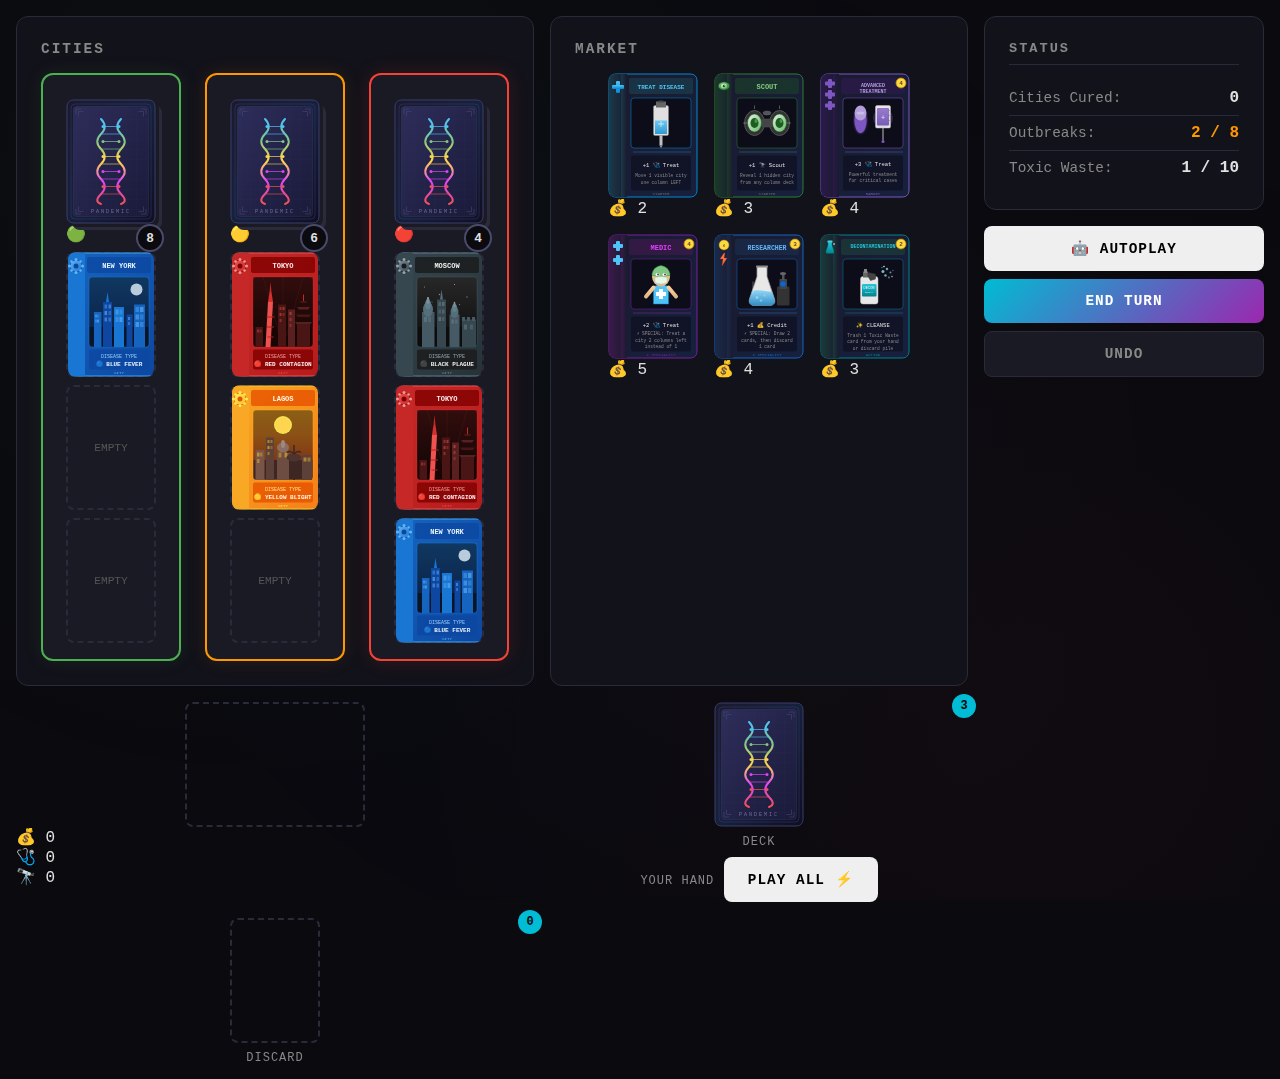
<file: index.html>
<!DOCTYPE html>
<html lang="en">
<head>
  <meta charset="UTF-8">
  <meta name="viewport" content="width=device-width, initial-scale=1.0">
  <title>Pandemic Deckbuilder</title>
  <link rel="stylesheet" href="styles.css">
</head>
<body>
  <div class="game-container">
    
    <!-- Cities Area (left tall section) -->
    <section class="city-area">
      <h2>Cities</h2>
      <div class="city-columns">
        <!-- Column 1 - Mild -->
        <div class="city-column" data-severity="mild">
          <div class="column-deck">
            <div class="card card-back stacked">
              <img src="assets/cards/special/card-back.svg" alt="Deck">
            </div>
            <span class="deck-count">8</span>
            <span class="severity-icon">🟢</span>
          </div>
          <div class="visible-rows">
            <div class="card-slot row-3">
              <div class="card city-card" data-color="blue">
                <img src="assets/cards/city-cards/city-blue.svg" alt="City">
              </div>
            </div>
            <div class="card-slot row-2 empty"></div>
            <div class="card-slot row-1 empty"></div>
          </div>
        </div>
        <!-- Column 2 - Moderate -->
        <div class="city-column" data-severity="moderate">
          <div class="column-deck">
            <div class="card card-back stacked">
              <img src="assets/cards/special/card-back.svg" alt="Deck">
            </div>
            <span class="deck-count">6</span>
            <span class="severity-icon">🟡</span>
          </div>
          <div class="visible-rows">
            <div class="card-slot row-3">
              <div class="card city-card" data-color="red">
                <img src="assets/cards/city-cards/city-red.svg" alt="City">
              </div>
            </div>
            <div class="card-slot row-2">
              <div class="card city-card" data-color="yellow">
                <img src="assets/cards/city-cards/city-yellow.svg" alt="City">
              </div>
            </div>
            <div class="card-slot row-1 empty"></div>
          </div>
        </div>
        <!-- Column 3 - Critical -->
        <div class="city-column" data-severity="critical">
          <div class="column-deck">
            <div class="card card-back stacked">
              <img src="assets/cards/special/card-back.svg" alt="Deck">
            </div>
            <span class="deck-count">4</span>
            <span class="severity-icon">🔴</span>
          </div>
          <div class="visible-rows">
            <div class="card-slot row-3">
              <div class="card city-card" data-color="black">
                <img src="assets/cards/city-cards/city-black.svg" alt="City">
              </div>
            </div>
            <div class="card-slot row-2">
              <div class="card city-card" data-color="red">
                <img src="assets/cards/city-cards/city-red.svg" alt="City">
              </div>
            </div>
            <div class="card-slot row-1">
              <div class="card city-card" data-color="blue">
                <img src="assets/cards/city-cards/city-blue.svg" alt="City">
              </div>
            </div>
          </div>
        </div>
      </div>
    </section>

    <!-- Market Area (top right) -->
    <section class="market-area">
      <h2>Market</h2>
      <div class="market-display">
        <div class="market-item">
          <div class="card market-card" data-cost="2">
            <img src="assets/cards/player-cards/treat-disease.svg" alt="Treat Disease">
          </div>
          <span class="market-cost">💰 2</span>
        </div>
        <div class="market-item">
          <div class="card market-card" data-cost="3">
            <img src="assets/cards/player-cards/scout.svg" alt="Scout">
          </div>
          <span class="market-cost">💰 3</span>
        </div>
        <div class="market-item">
          <div class="card market-card" data-cost="4">
            <img src="assets/cards/player-cards/advanced-treatment.svg" alt="Advanced Treatment">
          </div>
          <span class="market-cost">💰 4</span>
        </div>
        <div class="market-item">
          <div class="card market-card" data-cost="5">
            <img src="assets/cards/player-cards/medic.svg" alt="Medic">
          </div>
          <span class="market-cost">💰 5</span>
        </div>
        <div class="market-item">
          <div class="card market-card" data-cost="4">
            <img src="assets/cards/player-cards/researcher.svg" alt="Researcher">
          </div>
          <span class="market-cost">💰 4</span>
        </div>
        <div class="market-item">
          <div class="card market-card" data-cost="3">
            <img src="assets/cards/player-cards/decontamination.svg" alt="Decontamination">
          </div>
          <span class="market-cost">💰 3</span>
        </div>
      </div>
    </section>

    <!-- Played Cards Area (below market) -->
    <section class="played-section">
      <div class="played-area">
        <div class="played-cards">
          <!-- Cards played this turn appear here -->
        </div>
      </div>
      <div class="power-summary">
        <div class="power-item credit">💰 <span class="power-credit">0</span></div>
        <div class="power-item treat">🩺 <span class="power-treat">0</span></div>
        <div class="power-item scout">🔭 <span class="power-scout">0</span></div>
      </div>
    </section>

    <!-- Player Hand (bottom left/center) -->
    <section class="hand-section">
      <div class="player-deck">
        <div class="deck-stack">
          <div class="card card-back">
            <img src="assets/cards/special/card-back.svg" alt="Your Deck">
          </div>
        </div>
        <span class="deck-label">Deck</span>
        <span class="deck-count">3</span>
      </div>
      <div class="player-hand">
        <div class="hand-cards">
          <!-- Cards rendered by JS -->
        </div>
        <div class="hand-footer">
          <span class="hand-label">Your Hand</span>
          <button class="btn btn-play-all">Play All ⚡</button>
        </div>
      </div>
    </section>

    <!-- Discard Pile (bottom right) -->
    <section class="discard-section">
      <div class="discard-pile">
        <div class="discard-stack empty">
          <div class="empty-slot"></div>
        </div>
        <span class="deck-label">Discard</span>
        <span class="deck-count">0</span>
      </div>
    </section>

    <!-- Game Status / Alerts -->
    <aside class="game-status">
      <div class="status-panel">
        <h3>Status</h3>
        <div class="status-item">
          <span class="status-label">Cities Cured:</span>
          <span class="status-value">0</span>
        </div>
        <div class="status-item">
          <span class="status-label">Outbreaks:</span>
          <span class="status-value warning">2 / 8</span>
        </div>
        <div class="status-item">
          <span class="status-label">Toxic Waste:</span>
          <span class="status-value">1 / 10</span>
        </div>
      </div>
      <div class="action-buttons">
        <button class="btn btn-autoplay">🤖 Autoplay</button>
        <button class="btn btn-primary">End Turn</button>
        <button class="btn btn-secondary">Undo</button>
      </div>
    </aside>

  </div>

  <script src="game.js"></script>
</body>
</html>
</file>
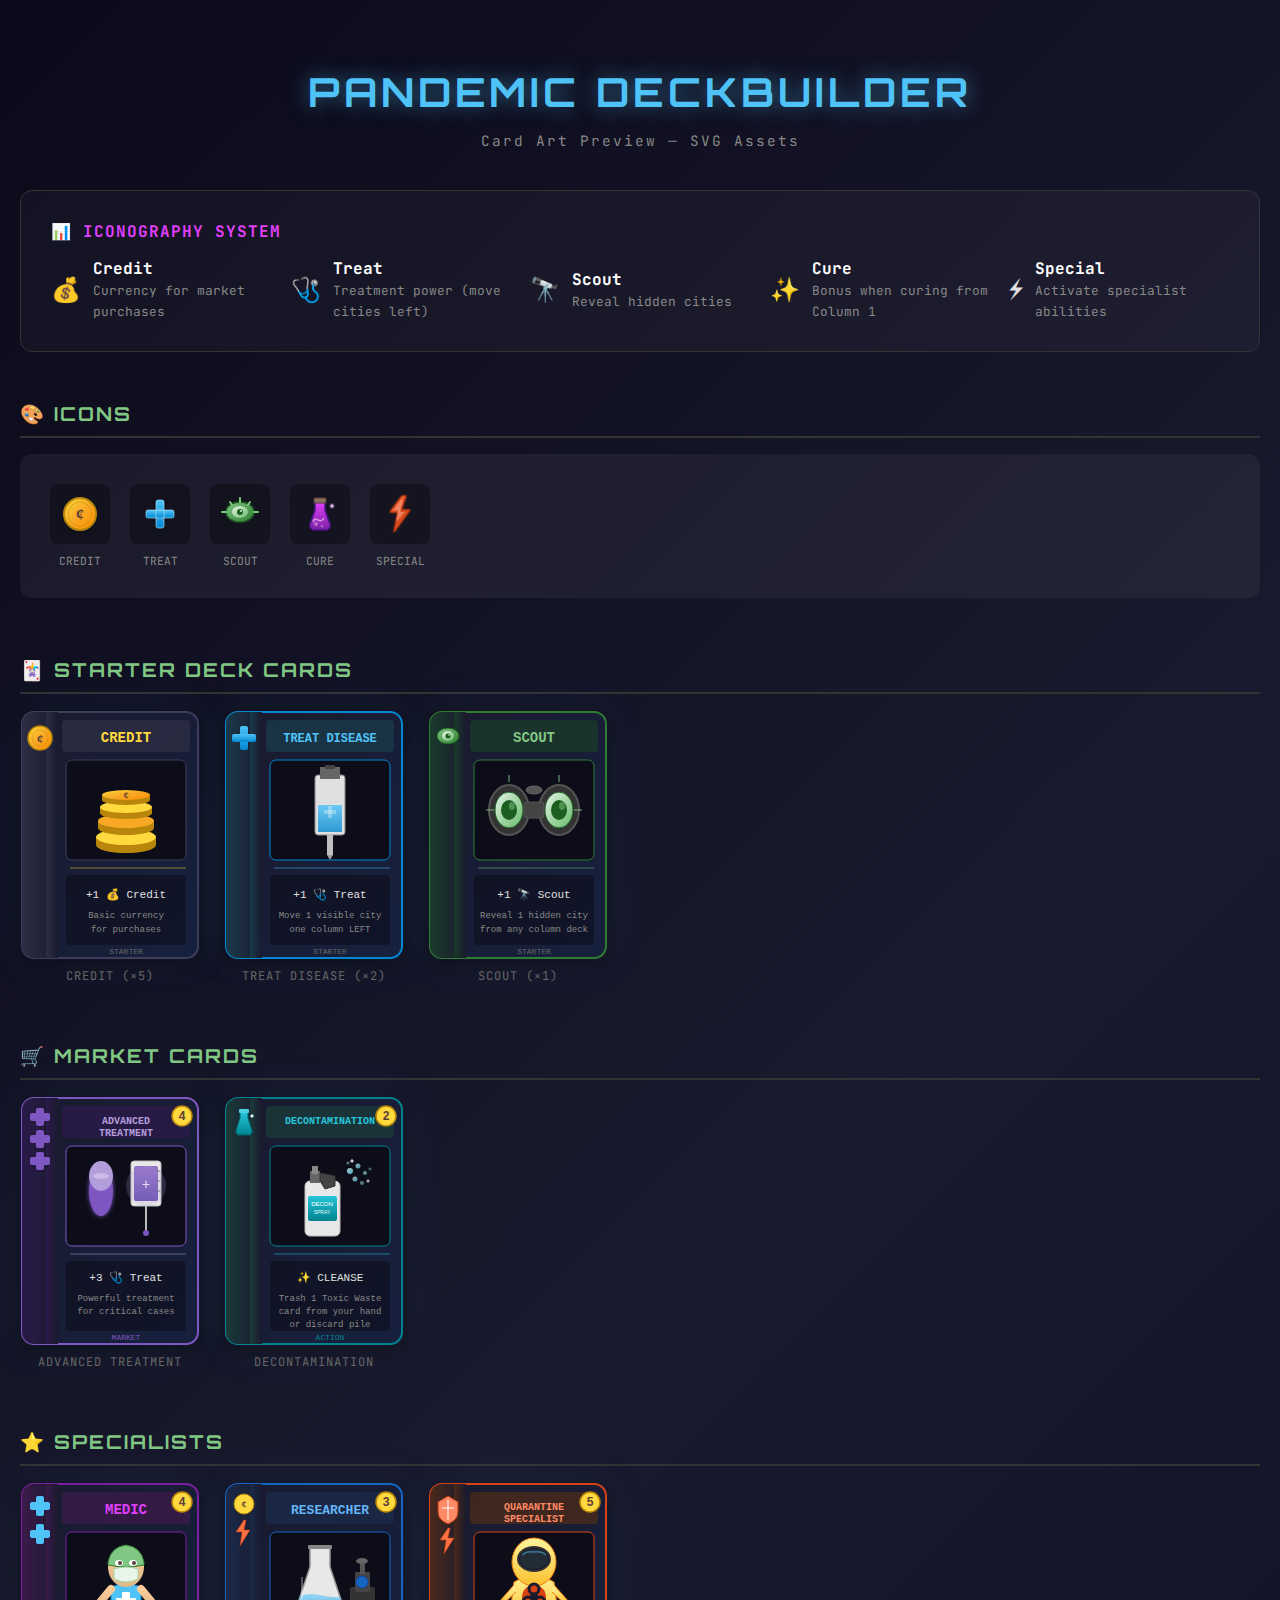
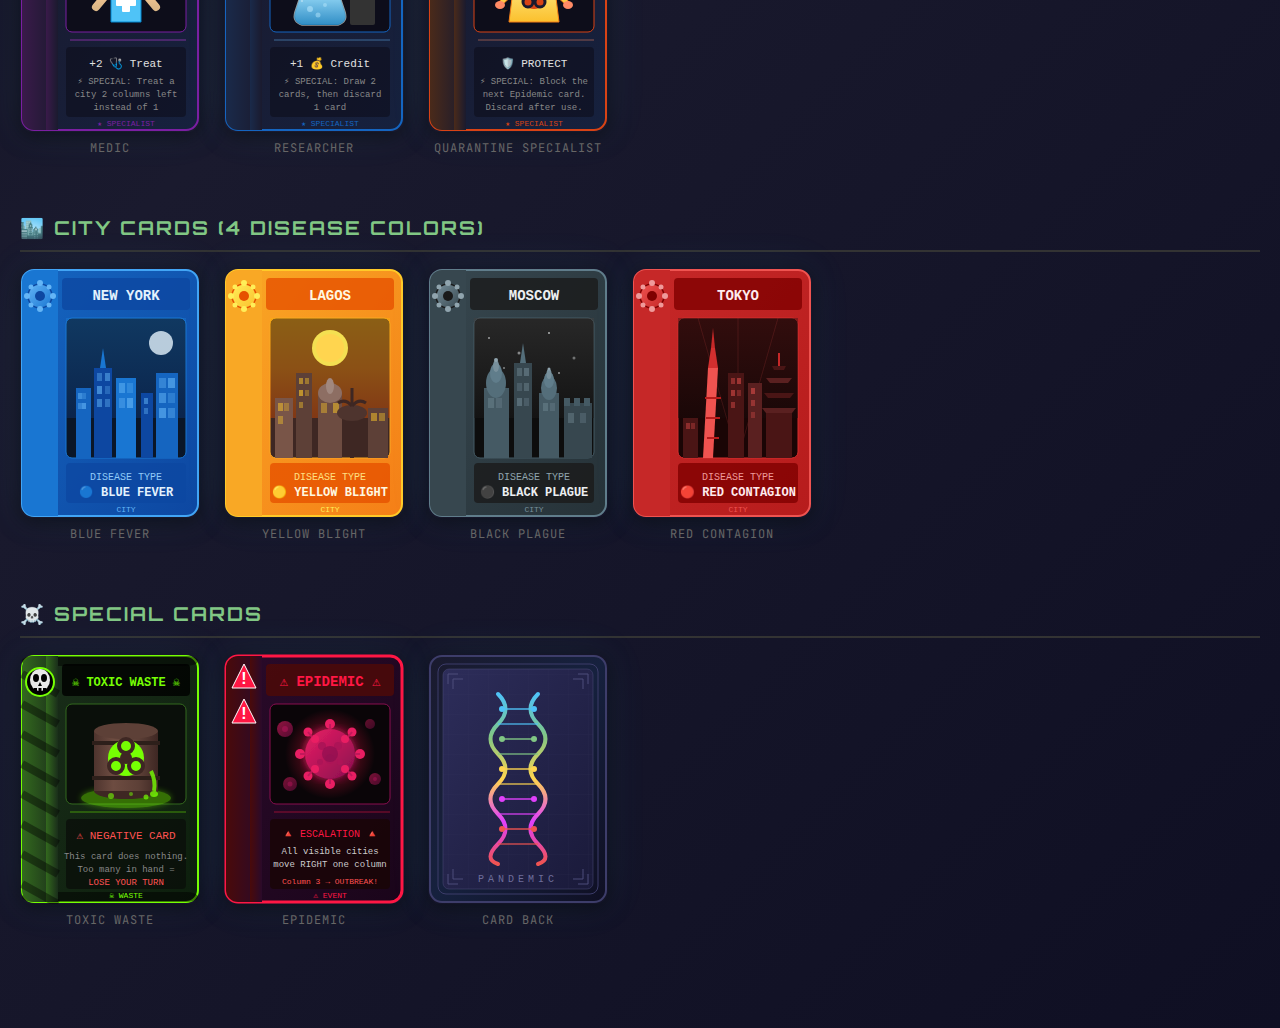
<file: assets/cards/preview.html>
<!DOCTYPE html>
<html lang="en">
<head>
  <meta charset="UTF-8">
  <meta name="viewport" content="width=device-width, initial-scale=1.0">
  <title>Pandemic Deckbuilder - Card Preview</title>
  <style>
    @import url('https://fonts.googleapis.com/css2?family=JetBrains+Mono:wght@400;700&family=Orbitron:wght@400;700&display=swap');
    
    * {
      box-sizing: border-box;
    }
    
    body {
      font-family: 'JetBrains Mono', monospace;
      background: linear-gradient(135deg, #0a0a1a 0%, #1a1a2e 50%, #0f0f23 100%);
      min-height: 100vh;
      margin: 0;
      padding: 40px 20px;
      color: #e0e0e0;
    }
    
    h1 {
      font-family: 'Orbitron', sans-serif;
      text-align: center;
      color: #4FC3F7;
      font-size: 2.5rem;
      text-transform: uppercase;
      letter-spacing: 4px;
      margin-bottom: 10px;
      text-shadow: 0 0 20px rgba(79, 195, 247, 0.5);
    }
    
    .subtitle {
      text-align: center;
      color: #888;
      font-size: 0.9rem;
      margin-bottom: 40px;
      letter-spacing: 2px;
    }
    
    h2 {
      font-family: 'Orbitron', sans-serif;
      color: #81C784;
      border-bottom: 2px solid #333;
      padding-bottom: 10px;
      margin-top: 50px;
      font-size: 1.2rem;
      letter-spacing: 2px;
    }
    
    .card-section {
      margin-bottom: 60px;
    }
    
    .card-grid {
      display: flex;
      flex-wrap: wrap;
      gap: 24px;
      justify-content: flex-start;
    }
    
    .card-container {
      display: flex;
      flex-direction: column;
      align-items: center;
      gap: 8px;
    }
    
    .card {
      width: 180px;
      height: 250px;
      border-radius: 12px;
      box-shadow: 
        0 4px 20px rgba(0, 0, 0, 0.5),
        0 0 40px rgba(79, 195, 247, 0.1);
      transition: transform 0.3s ease, box-shadow 0.3s ease;
    }
    
    .card:hover {
      transform: translateY(-10px) scale(1.05);
      box-shadow: 
        0 20px 40px rgba(0, 0, 0, 0.6),
        0 0 60px rgba(79, 195, 247, 0.2);
    }
    
    .card-label {
      font-size: 0.75rem;
      color: #666;
      text-transform: uppercase;
      letter-spacing: 1px;
    }
    
    .icon-grid {
      display: flex;
      flex-wrap: wrap;
      gap: 20px;
      background: rgba(255,255,255,0.05);
      padding: 30px;
      border-radius: 12px;
      margin-top: 10px;
    }
    
    .icon-container {
      display: flex;
      flex-direction: column;
      align-items: center;
      gap: 10px;
    }
    
    .icon {
      width: 60px;
      height: 60px;
      background: rgba(0,0,0,0.3);
      border-radius: 8px;
      padding: 10px;
    }
    
    .icon-label {
      font-size: 0.7rem;
      color: #888;
      text-transform: uppercase;
    }
    
    .legend {
      background: rgba(255,255,255,0.03);
      border: 1px solid #333;
      border-radius: 12px;
      padding: 30px;
      margin: 40px 0;
    }
    
    .legend h3 {
      color: #E040FB;
      margin-top: 0;
      font-size: 1rem;
      letter-spacing: 1px;
    }
    
    .legend-grid {
      display: grid;
      grid-template-columns: repeat(auto-fit, minmax(200px, 1fr));
      gap: 20px;
    }
    
    .legend-item {
      display: flex;
      align-items: center;
      gap: 12px;
    }
    
    .legend-icon {
      font-size: 1.5rem;
    }
    
    .legend-text strong {
      display: block;
      color: #fff;
    }
    
    .legend-text span {
      font-size: 0.8rem;
      color: #888;
    }
  </style>
</head>
<body>
  <h1>Pandemic Deckbuilder</h1>
  <p class="subtitle">Card Art Preview — SVG Assets</p>
  
  <div class="legend">
    <h3>📊 ICONOGRAPHY SYSTEM</h3>
    <div class="legend-grid">
      <div class="legend-item">
        <span class="legend-icon">💰</span>
        <div class="legend-text">
          <strong>Credit</strong>
          <span>Currency for market purchases</span>
        </div>
      </div>
      <div class="legend-item">
        <span class="legend-icon">🩺</span>
        <div class="legend-text">
          <strong>Treat</strong>
          <span>Treatment power (move cities left)</span>
        </div>
      </div>
      <div class="legend-item">
        <span class="legend-icon">🔭</span>
        <div class="legend-text">
          <strong>Scout</strong>
          <span>Reveal hidden cities</span>
        </div>
      </div>
      <div class="legend-item">
        <span class="legend-icon">✨</span>
        <div class="legend-text">
          <strong>Cure</strong>
          <span>Bonus when curing from Column 1</span>
        </div>
      </div>
      <div class="legend-item">
        <span class="legend-icon">⚡</span>
        <div class="legend-text">
          <strong>Special</strong>
          <span>Activate specialist abilities</span>
        </div>
      </div>
    </div>
  </div>

  <div class="card-section">
    <h2>🎨 ICONS</h2>
    <div class="icon-grid">
      <div class="icon-container">
        <img src="icons/credit.svg" alt="Credit" class="icon">
        <span class="icon-label">Credit</span>
      </div>
      <div class="icon-container">
        <img src="icons/treat.svg" alt="Treat" class="icon">
        <span class="icon-label">Treat</span>
      </div>
      <div class="icon-container">
        <img src="icons/scout.svg" alt="Scout" class="icon">
        <span class="icon-label">Scout</span>
      </div>
      <div class="icon-container">
        <img src="icons/cure.svg" alt="Cure" class="icon">
        <span class="icon-label">Cure</span>
      </div>
      <div class="icon-container">
        <img src="icons/special.svg" alt="Special" class="icon">
        <span class="icon-label">Special</span>
      </div>
    </div>
  </div>

  <div class="card-section">
    <h2>🃏 STARTER DECK CARDS</h2>
    <div class="card-grid">
      <div class="card-container">
        <img src="player-cards/credit-card.svg" alt="Credit Card" class="card">
        <span class="card-label">Credit (×5)</span>
      </div>
      <div class="card-container">
        <img src="player-cards/treat-disease.svg" alt="Treat Disease" class="card">
        <span class="card-label">Treat Disease (×2)</span>
      </div>
      <div class="card-container">
        <img src="player-cards/scout.svg" alt="Scout" class="card">
        <span class="card-label">Scout (×1)</span>
      </div>
    </div>
  </div>

  <div class="card-section">
    <h2>🛒 MARKET CARDS</h2>
    <div class="card-grid">
      <div class="card-container">
        <img src="player-cards/advanced-treatment.svg" alt="Advanced Treatment" class="card">
        <span class="card-label">Advanced Treatment</span>
      </div>
      <div class="card-container">
        <img src="player-cards/decontamination.svg" alt="Decontamination" class="card">
        <span class="card-label">Decontamination</span>
      </div>
    </div>
  </div>

  <div class="card-section">
    <h2>⭐ SPECIALISTS</h2>
    <div class="card-grid">
      <div class="card-container">
        <img src="player-cards/medic.svg" alt="Medic" class="card">
        <span class="card-label">Medic</span>
      </div>
      <div class="card-container">
        <img src="player-cards/researcher.svg" alt="Researcher" class="card">
        <span class="card-label">Researcher</span>
      </div>
      <div class="card-container">
        <img src="player-cards/quarantine-specialist.svg" alt="Quarantine Specialist" class="card">
        <span class="card-label">Quarantine Specialist</span>
      </div>
    </div>
  </div>

  <div class="card-section">
    <h2>🏙️ CITY CARDS (4 DISEASE COLORS)</h2>
    <div class="card-grid">
      <div class="card-container">
        <img src="city-cards/city-blue.svg" alt="Blue City" class="card">
        <span class="card-label">Blue Fever</span>
      </div>
      <div class="card-container">
        <img src="city-cards/city-yellow.svg" alt="Yellow City" class="card">
        <span class="card-label">Yellow Blight</span>
      </div>
      <div class="card-container">
        <img src="city-cards/city-black.svg" alt="Black City" class="card">
        <span class="card-label">Black Plague</span>
      </div>
      <div class="card-container">
        <img src="city-cards/city-red.svg" alt="Red City" class="card">
        <span class="card-label">Red Contagion</span>
      </div>
    </div>
  </div>

  <div class="card-section">
    <h2>☠️ SPECIAL CARDS</h2>
    <div class="card-grid">
      <div class="card-container">
        <img src="special/toxic-waste.svg" alt="Toxic Waste" class="card">
        <span class="card-label">Toxic Waste</span>
      </div>
      <div class="card-container">
        <img src="special/epidemic.svg" alt="Epidemic" class="card">
        <span class="card-label">Epidemic</span>
      </div>
      <div class="card-container">
        <img src="special/card-back.svg" alt="Card Back" class="card">
        <span class="card-label">Card Back</span>
      </div>
    </div>
  </div>

</body>
</html>
</file>
<file: styles.css>
/* ============================================
   Pandemic Deckbuilder - Styles
   ============================================ */

:root {
  /* Dark theme colors */
  --bg-dark: #0a0a0f;
  --bg-panel: #12121a;
  --bg-card-slot: #1a1a24;
  --border-subtle: #2a2a3a;
  --border-glow: #4a4a6a;
  
  /* Disease colors */
  --disease-red: #C62828;
  --disease-blue: #1565C0;
  --disease-yellow: #F9A825;
  --disease-black: #37474F;
  
  /* Severity colors */
  --severity-mild: #4CAF50;
  --severity-moderate: #FF9800;
  --severity-critical: #f44336;
  
  /* Accent colors */
  --accent-gold: #FFD54F;
  --accent-cyan: #00BCD4;
  --accent-purple: #9C27B0;
  
  /* Text */
  --text-primary: #e0e0e0;
  --text-secondary: #888;
  --text-dim: #555;
  
  /* Card dimensions */
  --card-width: 90px;
  --card-height: 125px;
  --card-width-sm: 72px;
  --card-height-sm: 100px;
  
  /* Spacing */
  --gap-sm: 8px;
  --gap-md: 16px;
  --gap-lg: 24px;
}

* {
  box-sizing: border-box;
  margin: 0;
  padding: 0;
}

body {
  font-family: 'Fira Code', 'JetBrains Mono', 'Consolas', monospace;
  background: var(--bg-dark);
  color: var(--text-primary);
  min-height: 100vh;
  overflow-x: hidden;
}

/* Background pattern */
body::before {
  content: '';
  position: fixed;
  top: 0;
  left: 0;
  right: 0;
  bottom: 0;
  background: 
    radial-gradient(circle at 20% 20%, rgba(76, 175, 80, 0.03) 0%, transparent 50%),
    radial-gradient(circle at 80% 80%, rgba(244, 67, 54, 0.03) 0%, transparent 50%),
    radial-gradient(circle at 50% 50%, rgba(33, 150, 243, 0.02) 0%, transparent 70%);
  pointer-events: none;
  z-index: -1;
}

/* ============================================
   Layout
   ============================================ */

.game-container {
  display: grid;
  grid-template-areas:
    "header header status"
    "board board status"
    "player player status";
  grid-template-columns: 1fr 1fr 280px;
  grid-template-rows: auto 1fr auto;
  min-height: 100vh;
  gap: var(--gap-md);
  padding: var(--gap-md);
}

/* ============================================
   Header
   ============================================ */

.game-header {
  grid-area: header;
  display: flex;
  align-items: center;
  justify-content: space-between;
  padding: var(--gap-md) var(--gap-lg);
  background: var(--bg-panel);
  border-radius: 12px;
  border: 1px solid var(--border-subtle);
}

.game-header h1 {
  font-size: 1.5rem;
  font-weight: 600;
  background: linear-gradient(135deg, var(--accent-cyan), var(--accent-purple));
  -webkit-background-clip: text;
  -webkit-text-fill-color: transparent;
  background-clip: text;
  letter-spacing: 1px;
}

.turn-info {
  display: flex;
  gap: var(--gap-md);
  align-items: center;
}

.turn-counter {
  font-size: 1.1rem;
  color: var(--text-secondary);
}

.phase-indicator {
  padding: 6px 16px;
  background: linear-gradient(135deg, var(--accent-cyan), var(--accent-purple));
  border-radius: 20px;
  font-size: 0.85rem;
  font-weight: 600;
  color: white;
  text-transform: uppercase;
  letter-spacing: 1px;
}

.resources {
  display: flex;
  gap: var(--gap-lg);
}

.resource {
  display: flex;
  align-items: center;
  gap: 6px;
  font-size: 1.2rem;
  padding: 8px 16px;
  background: var(--bg-card-slot);
  border-radius: 8px;
  border: 1px solid var(--border-subtle);
}

.resource span {
  font-weight: bold;
  min-width: 20px;
}

.resource.credit { border-color: var(--accent-gold); }
.resource.treat { border-color: var(--severity-mild); }
.resource.scout { border-color: var(--accent-cyan); }

/* ============================================
   Game Board
   ============================================ */

.game-board {
  grid-area: board;
  display: flex;
  flex-direction: column;
  gap: var(--gap-lg);
}

/* ============================================
   City Area
   ============================================ */

.city-area {
  background: var(--bg-panel);
  border-radius: 12px;
  border: 1px solid var(--border-subtle);
  padding: var(--gap-lg);
}

.city-area h2,
.market-area h2 {
  font-size: 0.9rem;
  text-transform: uppercase;
  letter-spacing: 2px;
  color: var(--text-secondary);
  margin-bottom: var(--gap-md);
}

.city-columns {
  display: flex;
  justify-content: center;
  gap: var(--gap-lg);
}

.city-column {
  display: flex;
  flex-direction: column;
  align-items: center;
  gap: var(--gap-sm);
  padding: var(--gap-md);
  background: var(--bg-card-slot);
  border-radius: 12px;
  border: 2px solid var(--border-subtle);
  min-width: 140px;
}

.city-column[data-severity="mild"] {
  border-color: var(--severity-mild);
  box-shadow: 0 0 20px rgba(76, 175, 80, 0.1);
}

.city-column[data-severity="moderate"] {
  border-color: var(--severity-moderate);
  box-shadow: 0 0 20px rgba(255, 152, 0, 0.1);
}

.city-column[data-severity="critical"] {
  border-color: var(--severity-critical);
  box-shadow: 0 0 20px rgba(244, 67, 54, 0.15);
}

.column-header {
  display: flex;
  align-items: center;
  gap: var(--gap-sm);
  padding-bottom: var(--gap-sm);
  border-bottom: 1px solid var(--border-subtle);
  width: 100%;
  justify-content: center;
}

.severity-label {
  font-size: 0.85rem;
  font-weight: 600;
  text-transform: uppercase;
  letter-spacing: 1px;
}

.visible-rows {
  display: flex;
  flex-direction: column;
  gap: var(--gap-sm);
}

.card-slot {
  width: var(--card-width);
  height: var(--card-height);
  border: 2px dashed var(--border-subtle);
  border-radius: 8px;
  display: flex;
  align-items: center;
  justify-content: center;
  position: relative;
}

.card-slot.empty::after {
  content: 'Empty';
  font-size: 0.7rem;
  color: var(--text-dim);
  text-transform: uppercase;
}

.column-deck {
  position: relative;
  margin-top: var(--gap-sm);
}

.column-deck .deck-count {
  position: absolute;
  bottom: -8px;
  right: -8px;
  background: var(--bg-dark);
  border: 2px solid var(--border-glow);
  border-radius: 50%;
  width: 28px;
  height: 28px;
  display: flex;
  align-items: center;
  justify-content: center;
  font-size: 0.8rem;
  font-weight: bold;
}

/* ============================================
   Cards
   ============================================ */

.card {
  width: var(--card-width);
  height: var(--card-height);
  border-radius: 8px;
  overflow: hidden;
  cursor: pointer;
  transition: transform 0.2s ease, box-shadow 0.2s ease;
  position: relative;
}

.card img {
  width: 100%;
  height: 100%;
  object-fit: cover;
}

.card:hover {
  transform: translateY(-4px) scale(1.02);
  box-shadow: 0 8px 24px rgba(0, 0, 0, 0.4);
  z-index: 10;
}

.card.stacked {
  box-shadow: 
    3px 3px 0 var(--bg-card-slot),
    6px 6px 0 var(--border-subtle);
}

/* ============================================
   Market Area
   ============================================ */

.market-area {
  background: var(--bg-panel);
  border-radius: 12px;
  border: 1px solid var(--border-subtle);
  padding: var(--gap-lg);
}

.market-display {
  display: flex;
  gap: var(--gap-md);
  justify-content: center;
  flex-wrap: wrap;
}

.market-card {
  position: relative;
}

.cost-badge {
  position: absolute;
  top: -8px;
  right: -8px;
  background: linear-gradient(135deg, #FFD54F, #FFA000);
  color: #1a1a24;
  padding: 4px 8px;
  border-radius: 12px;
  font-size: 0.75rem;
  font-weight: bold;
  box-shadow: 0 2px 8px rgba(255, 213, 79, 0.3);
}

/* ============================================
   Player Area
   ============================================ */

.player-area {
  grid-area: player;
  display: flex;
  align-items: center;
  justify-content: center;
  gap: var(--gap-lg);
  padding: var(--gap-lg);
  background: var(--bg-panel);
  border-radius: 12px;
  border: 1px solid var(--border-subtle);
}

.player-deck,
.discard-pile {
  display: flex;
  flex-direction: column;
  align-items: center;
  gap: var(--gap-sm);
  position: relative;
}

.deck-label,
.hand-label,
.played-label {
  font-size: 0.75rem;
  text-transform: uppercase;
  letter-spacing: 1px;
  color: var(--text-secondary);
}

.player-deck .deck-count,
.discard-pile .deck-count {
  position: absolute;
  top: -8px;
  right: -8px;
  background: var(--accent-cyan);
  color: var(--bg-dark);
  border-radius: 50%;
  width: 24px;
  height: 24px;
  display: flex;
  align-items: center;
  justify-content: center;
  font-size: 0.75rem;
  font-weight: bold;
}

.deck-stack,
.discard-stack {
  position: relative;
}

.discard-stack.empty .empty-slot {
  width: var(--card-width);
  height: var(--card-height);
  border: 2px dashed var(--border-subtle);
  border-radius: 8px;
}

/* Player Hand */
.player-hand {
  display: flex;
  flex-direction: column;
  align-items: center;
  gap: var(--gap-sm);
}

.hand-cards {
  display: flex;
  gap: calc(var(--gap-sm) * -1);
}

.hand-card {
  transition: transform 0.2s ease, margin 0.2s ease;
}

.hand-card:hover {
  transform: translateY(-20px) scale(1.1);
  margin: 0 10px;
  z-index: 20;
}

/* Played Area */
.played-area {
  display: flex;
  flex-direction: column;
  align-items: center;
  gap: var(--gap-sm);
  min-width: 200px;
}

.played-cards {
  display: flex;
  gap: var(--gap-sm);
  min-height: var(--card-height);
  padding: var(--gap-sm);
  border: 2px dashed var(--border-subtle);
  border-radius: 8px;
  min-width: 180px;
  justify-content: center;
  align-items: center;
}

.played-cards:empty::after {
  content: 'Play cards here';
  color: var(--text-dim);
  font-size: 0.75rem;
}

/* ============================================
   Game Status Sidebar
   ============================================ */

.game-status {
  grid-area: status;
  display: flex;
  flex-direction: column;
  gap: var(--gap-md);
}

.status-panel {
  background: var(--bg-panel);
  border-radius: 12px;
  border: 1px solid var(--border-subtle);
  padding: var(--gap-lg);
}

.status-panel h3 {
  font-size: 0.85rem;
  text-transform: uppercase;
  letter-spacing: 2px;
  color: var(--text-secondary);
  margin-bottom: var(--gap-md);
  padding-bottom: var(--gap-sm);
  border-bottom: 1px solid var(--border-subtle);
}

.status-item {
  display: flex;
  justify-content: space-between;
  align-items: center;
  padding: var(--gap-sm) 0;
  border-bottom: 1px solid var(--border-subtle);
}

.status-item:last-child {
  border-bottom: none;
}

.status-label {
  color: var(--text-secondary);
  font-size: 0.9rem;
}

.status-value {
  font-weight: bold;
  font-size: 1rem;
}

.status-value.warning {
  color: var(--severity-moderate);
}

.status-value.danger {
  color: var(--severity-critical);
}

/* Action Buttons */
.action-buttons {
  display: flex;
  flex-direction: column;
  gap: var(--gap-sm);
}

.btn {
  padding: 14px 24px;
  border: none;
  border-radius: 8px;
  font-family: inherit;
  font-size: 0.9rem;
  font-weight: 600;
  text-transform: uppercase;
  letter-spacing: 1px;
  cursor: pointer;
  transition: all 0.2s ease;
}

.btn-primary {
  background: linear-gradient(135deg, var(--accent-cyan), var(--accent-purple));
  color: white;
}

.btn-primary:hover {
  transform: translateY(-2px);
  box-shadow: 0 4px 16px rgba(0, 188, 212, 0.3);
}

.btn-secondary {
  background: var(--bg-card-slot);
  color: var(--text-secondary);
  border: 1px solid var(--border-subtle);
}

.btn-secondary:hover {
  background: var(--border-subtle);
  color: var(--text-primary);
}

/* ============================================
   Responsive
   ============================================ */

@media (max-width: 1200px) {
  .game-container {
    grid-template-areas:
      "header"
      "board"
      "player"
      "status";
    grid-template-columns: 1fr;
    grid-template-rows: auto auto auto auto;
  }
  
  .game-status {
    flex-direction: row;
    flex-wrap: wrap;
  }
  
  .status-panel {
    flex: 1;
    min-width: 200px;
  }
  
  .action-buttons {
    flex-direction: row;
  }
}

@media (max-width: 768px) {
  :root {
    --card-width: 72px;
    --card-height: 100px;
  }
  
  .city-columns {
    flex-wrap: wrap;
  }
  
  .market-display {
    justify-content: flex-start;
    overflow-x: auto;
    padding-bottom: var(--gap-sm);
  }
}
</file>
